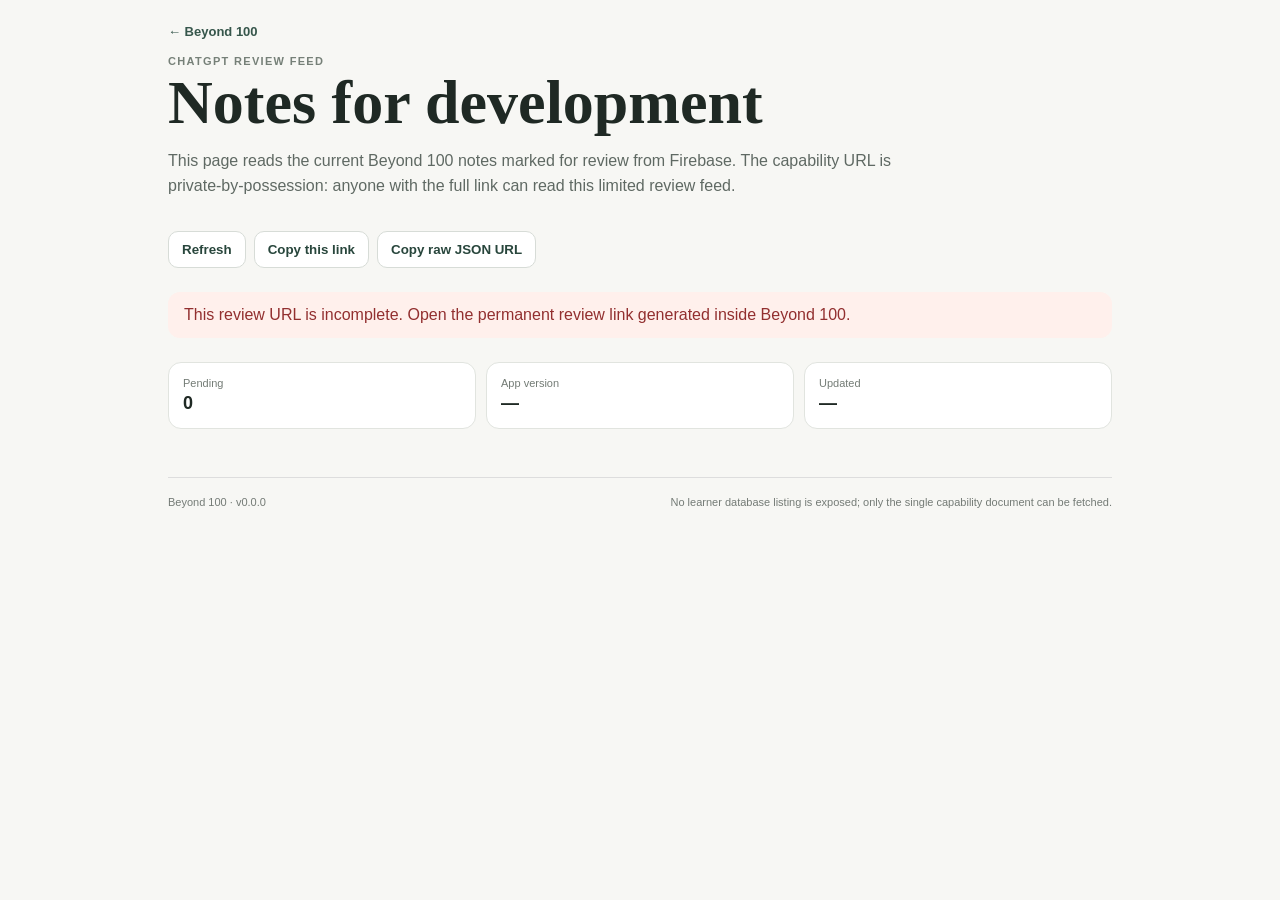
<file: review.html>
<!doctype html>
<html lang="en">
<head>
  <meta charset="utf-8" />
  <meta name="viewport" content="width=device-width,initial-scale=1,viewport-fit=cover" />
  <meta name="robots" content="noindex,nofollow,noarchive" />
  <meta name="referrer" content="no-referrer" />
  <meta name="theme-color" content="#f7f7f4" />
  <title>Beyond 100 · Review Notes</title>
  <link rel="stylesheet" href="review.css" />
</head>
<body>
  <main class="review-shell">
    <header class="review-header">
      <a href="./" class="back-link">← Beyond 100</a>
      <div>
        <p class="eyebrow">CHATGPT REVIEW FEED</p>
        <h1>Notes for development</h1>
        <p class="lede">This page reads the current Beyond 100 notes marked for review from Firebase. The capability URL is private-by-possession: anyone with the full link can read this limited review feed.</p>
      </div>
      <div class="review-actions">
        <button id="refreshFeed" type="button">Refresh</button>
        <button id="copyPageLink" type="button">Copy this link</button>
        <button id="copyRawLink" type="button">Copy raw JSON URL</button>
      </div>
    </header>

    <section class="feed-status" id="feedStatus" aria-live="polite">Loading review feed…</section>

    <section class="feed-summary" id="feedSummary" hidden>
      <div><span>Pending</span><strong id="pendingCount">0</strong></div>
      <div><span>App version</span><strong id="appVersion">—</strong></div>
      <div><span>Updated</span><strong id="updatedAt">—</strong></div>
    </section>

    <section class="review-list" id="reviewList"></section>

    <details class="technical" id="technicalDetails" hidden>
      <summary>Technical details</summary>
      <p>The raw Firestore document is useful when an automated reader does not execute this page's JavaScript.</p>
      <label>Raw JSON URL<input id="rawJsonUrl" readonly /></label>
      <label>Feed ID<input id="feedId" readonly /></label>
    </details>

    <footer>
      <span>Beyond 100 review feed</span>
      <span>No learner database listing is exposed; only the single capability document can be fetched.</span>
    </footer>
  </main>

  <script src="cloud-config.js"></script>
  <script type="module" src="review.js"></script>
</body>
</html>
</file>
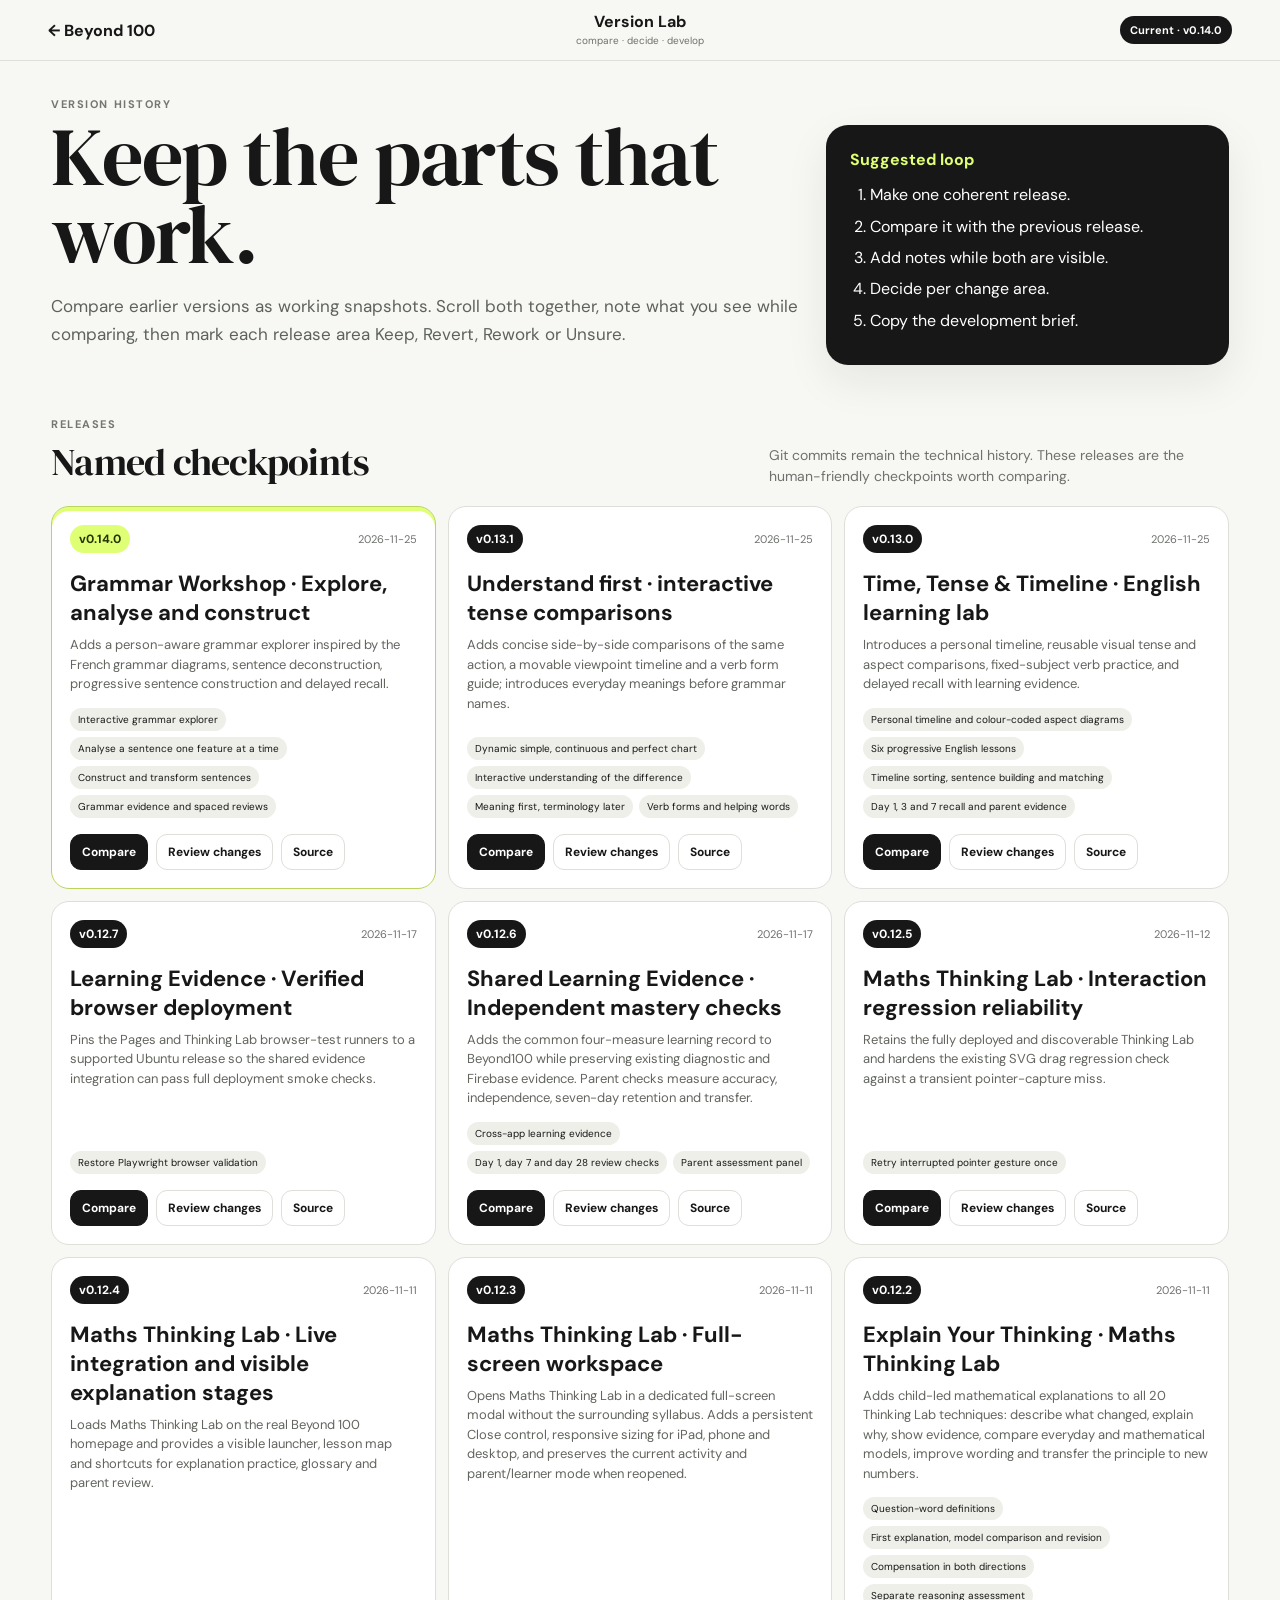
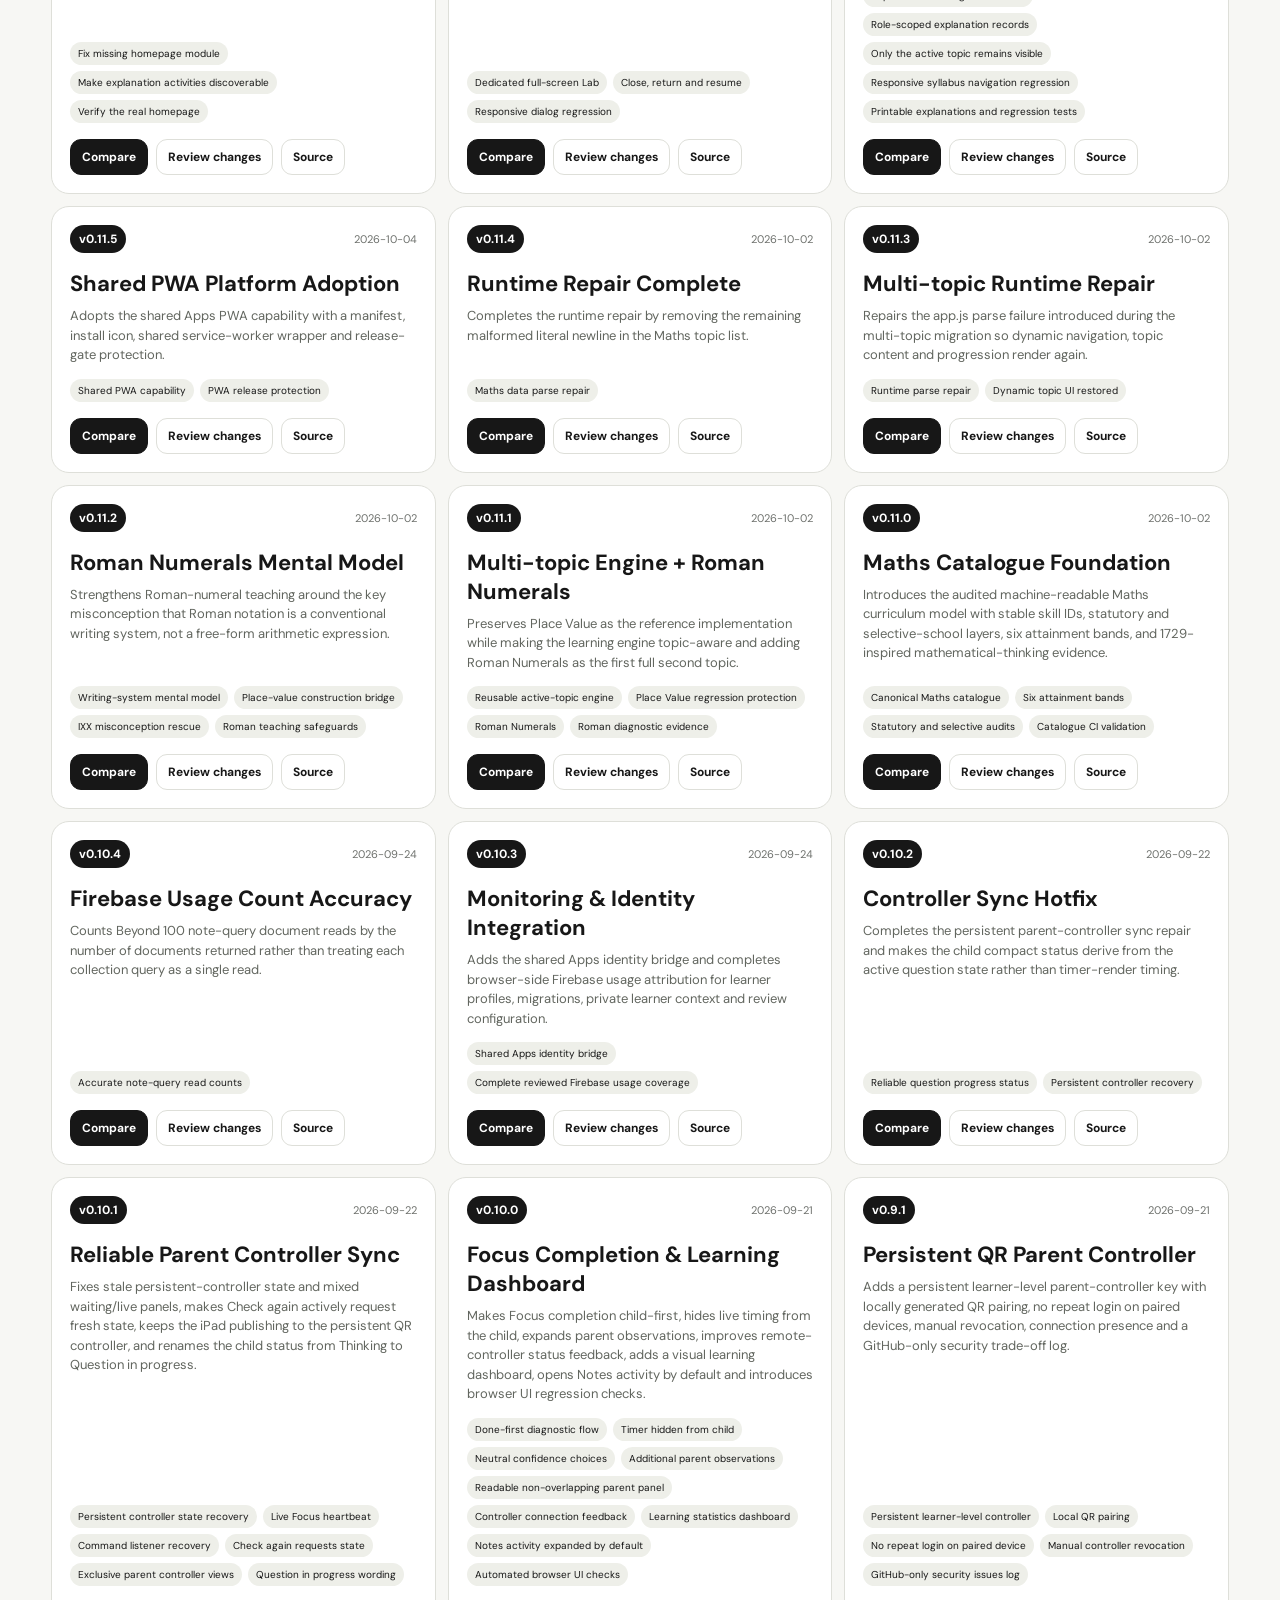
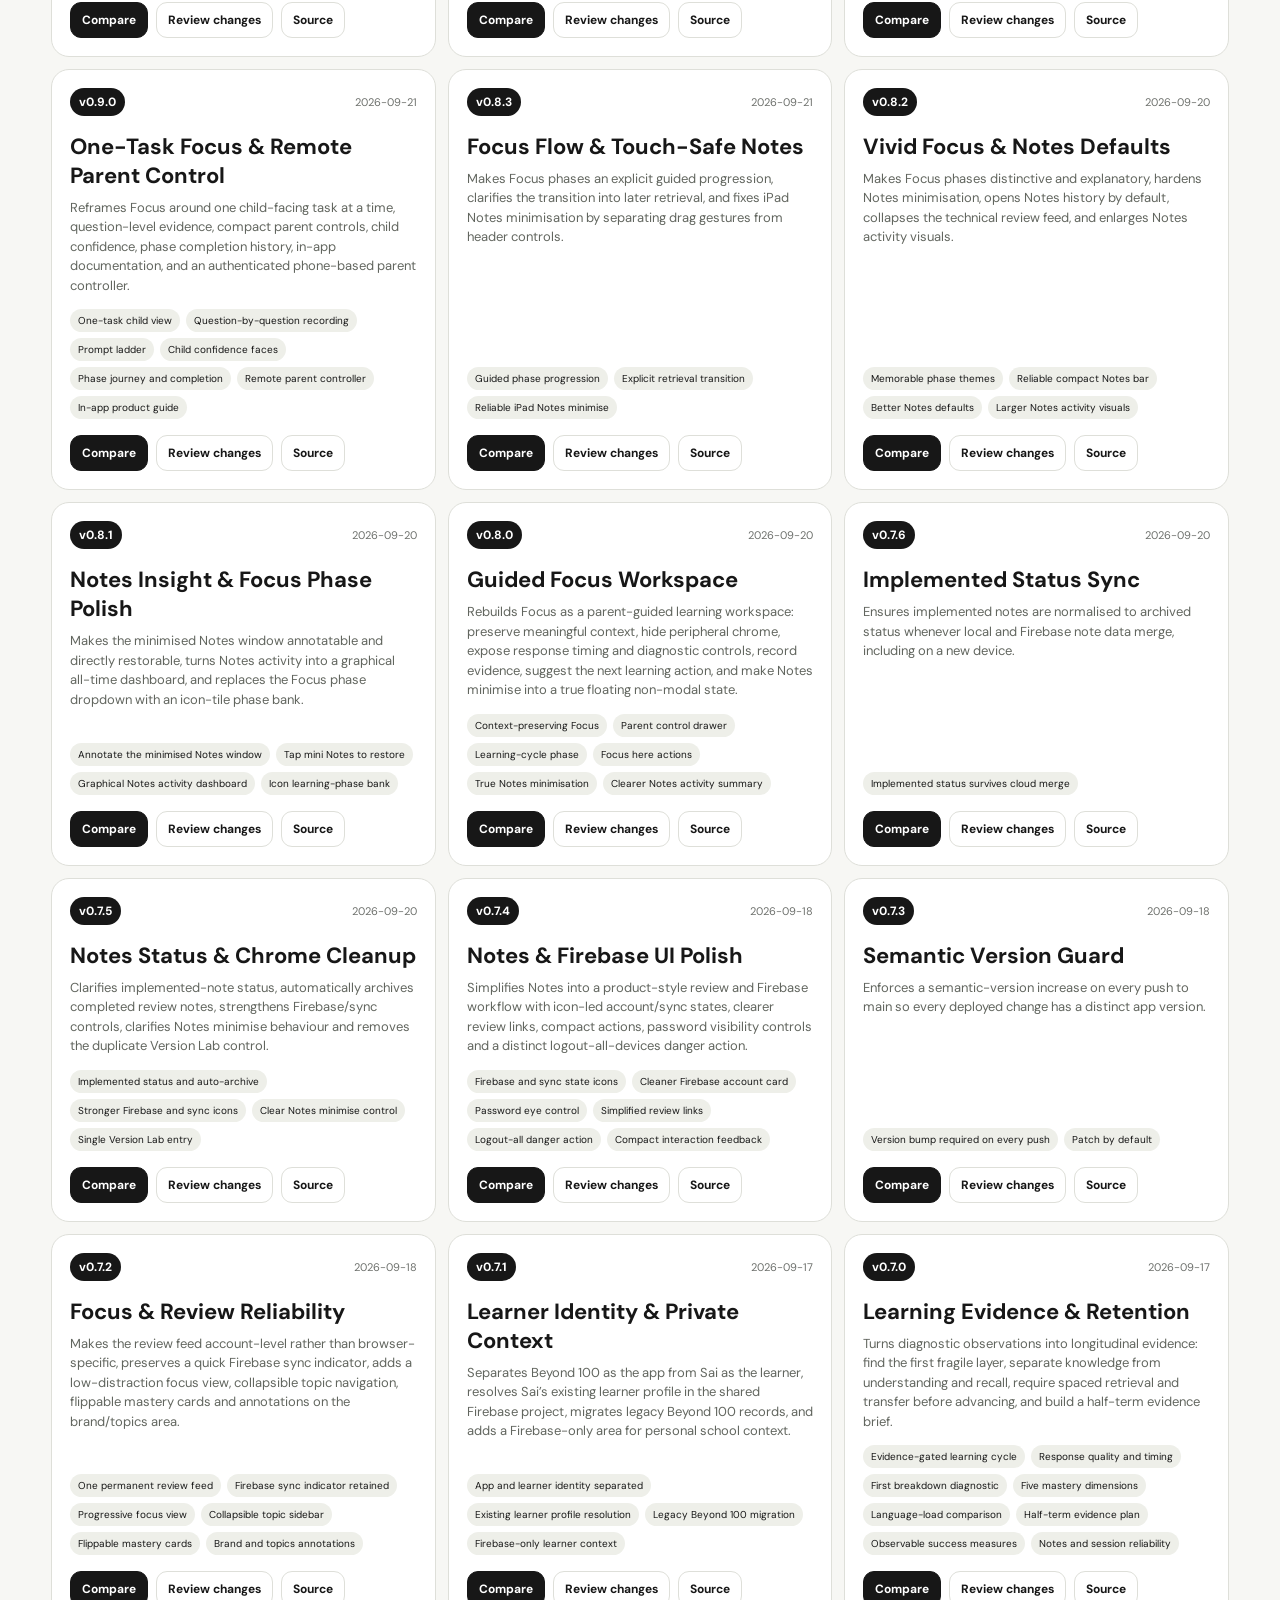
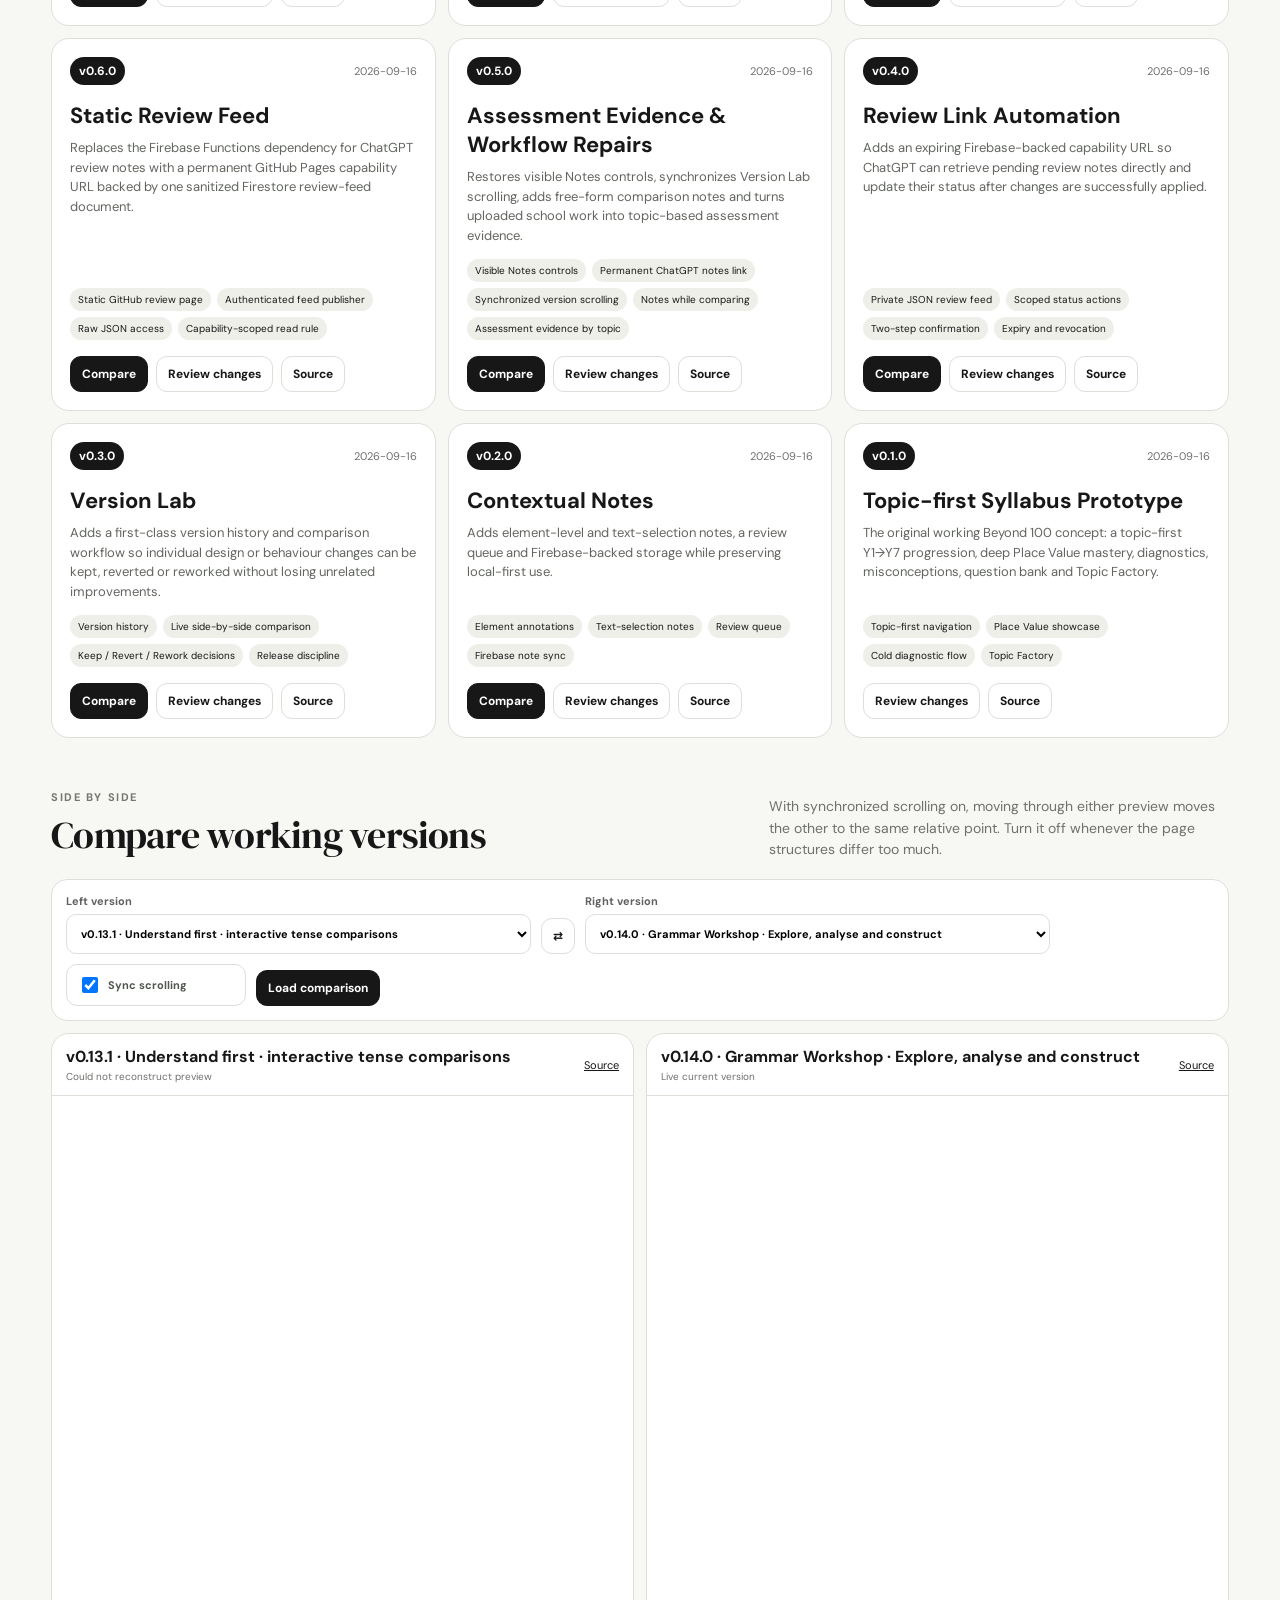
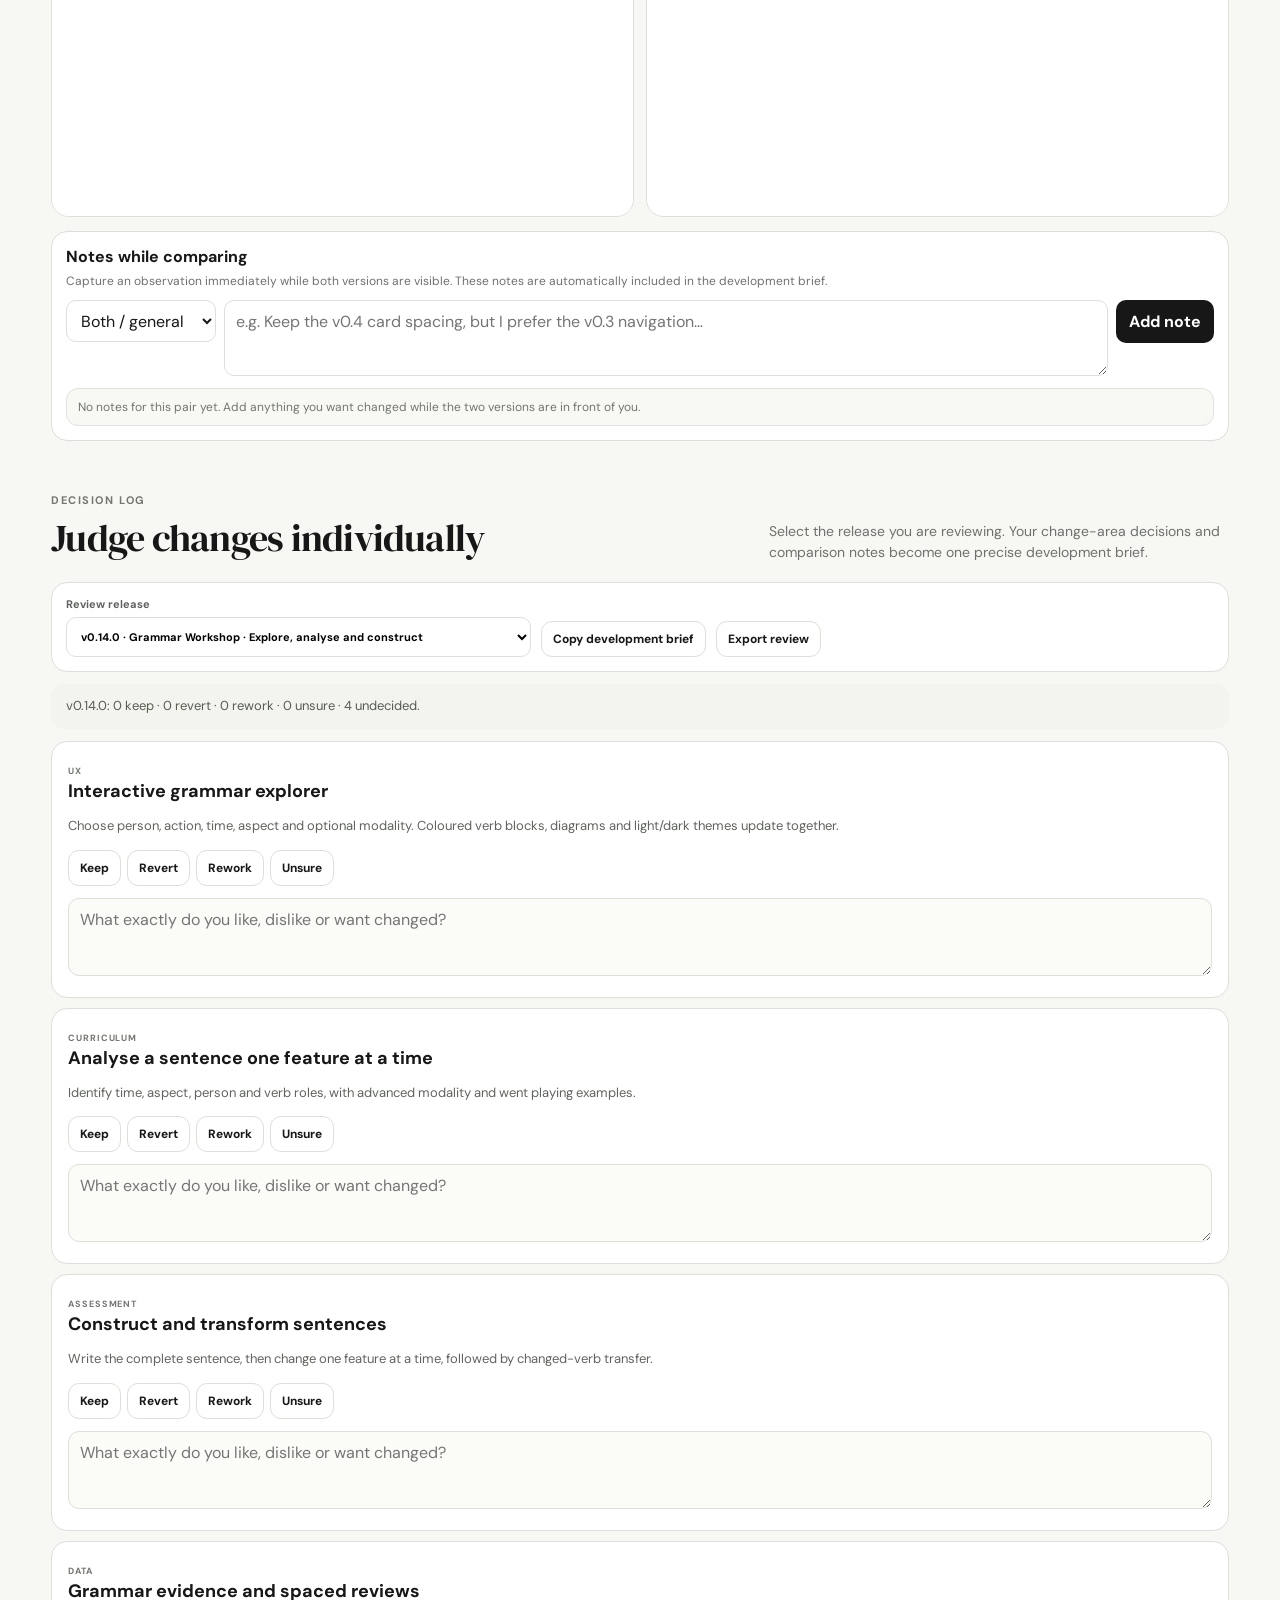
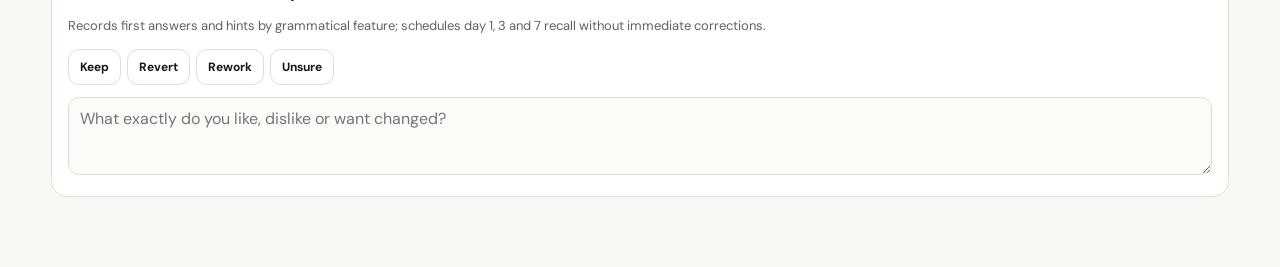
<file: versions.html>
<!doctype html>
<html lang="en">
<head>
  <meta charset="utf-8"><meta name="viewport" content="width=device-width,initial-scale=1,viewport-fit=cover"><meta name="theme-color" content="#f7f7f4">
  <title>Beyond 100 · Version Lab</title>
  <link rel="preconnect" href="https://fonts.googleapis.com"><link rel="preconnect" href="https://fonts.gstatic.com" crossorigin><link href="https://fonts.googleapis.com/css2?family=DM+Sans:wght@400;500;600;700&family=DM+Serif+Display&display=swap" rel="stylesheet"><link rel="stylesheet" href="versions.css"><link rel="stylesheet" href="versions-v05.css">
</head>
<body>
  <header class="lab-topbar"><a class="back" href="./">← Beyond 100</a><div class="lab-brand"><strong>Version Lab</strong><span>compare · decide · develop</span></div><span class="current-pill" id="currentPill"></span></header>
  <main class="lab-main">
    <section class="lab-hero"><div><p class="eyebrow">VERSION HISTORY</p><h1>Keep the parts that work.</h1><p>Compare earlier versions as working snapshots. Scroll both together, note what you see while comparing, then mark each release area Keep, Revert, Rework or Unsure.</p></div><div class="workflow-card"><strong>Suggested loop</strong><ol><li>Make one coherent release.</li><li>Compare it with the previous release.</li><li>Add notes while both are visible.</li><li>Decide per change area.</li><li>Copy the development brief.</li></ol></div></section>

    <section class="release-section"><div class="section-title"><div><p class="eyebrow">RELEASES</p><h2>Named checkpoints</h2></div><p>Git commits remain the technical history. These releases are the human-friendly checkpoints worth comparing.</p></div><div class="release-grid" id="releaseGrid"></div></section>

    <section class="compare-section" id="compare">
      <div class="section-title"><div><p class="eyebrow">SIDE BY SIDE</p><h2>Compare working versions</h2></div><p>With synchronized scrolling on, moving through either preview moves the other to the same relative point. Turn it off whenever the page structures differ too much.</p></div>
      <div class="compare-controls"><label>Left version<select id="leftVersion"></select></label><button id="swapVersions" title="Swap versions">⇄</button><label>Right version<select id="rightVersion"></select></label><label class="sync-scroll-control"><input type="checkbox" id="syncScroll" checked> Sync scrolling</label><button class="primary" id="loadCompare">Load comparison</button></div>
      <div class="preview-grid">
        <article class="preview-panel"><header><div><strong id="leftTitle">Version</strong><span id="leftStatus"></span></div><a id="leftSource" target="_blank" rel="noopener">Source</a></header><iframe id="leftFrame" sandbox="allow-scripts allow-forms allow-modals" title="Left version preview"></iframe></article>
        <article class="preview-panel"><header><div><strong id="rightTitle">Version</strong><span id="rightStatus"></span></div><a id="rightSource" target="_blank" rel="noopener">Source</a></header><iframe id="rightFrame" sandbox="allow-scripts allow-forms allow-modals" title="Right version preview"></iframe></article>
      </div>
      <section class="comparison-note-box"><h3>Notes while comparing</h3><p>Capture an observation immediately while both versions are visible. These notes are automatically included in the development brief.</p><div class="comparison-note-form"><select id="comparisonNoteFocus" aria-label="Which version does this note refer to?"></select><textarea id="comparisonNoteText" placeholder="e.g. Keep the v0.4 card spacing, but I prefer the v0.3 navigation…"></textarea><button type="button" id="addComparisonNote">Add note</button></div><div class="comparison-note-list" id="comparisonNoteList"></div></section>
    </section>

    <section class="decision-section"><div class="section-title"><div><p class="eyebrow">DECISION LOG</p><h2>Judge changes individually</h2></div><p>Select the release you are reviewing. Your change-area decisions and comparison notes become one precise development brief.</p></div><div class="decision-toolbar"><label>Review release<select id="decisionVersion"></select></label><button id="copyBrief">Copy development brief</button><button id="exportDecisions">Export review</button></div><div id="decisionSummary" class="decision-summary"></div><div id="decisionList" class="decision-list"></div></section>
  </main>
  <script src="versions-data.js"></script><script src="versions-v05.js"></script>
</body>
</html>
</file>
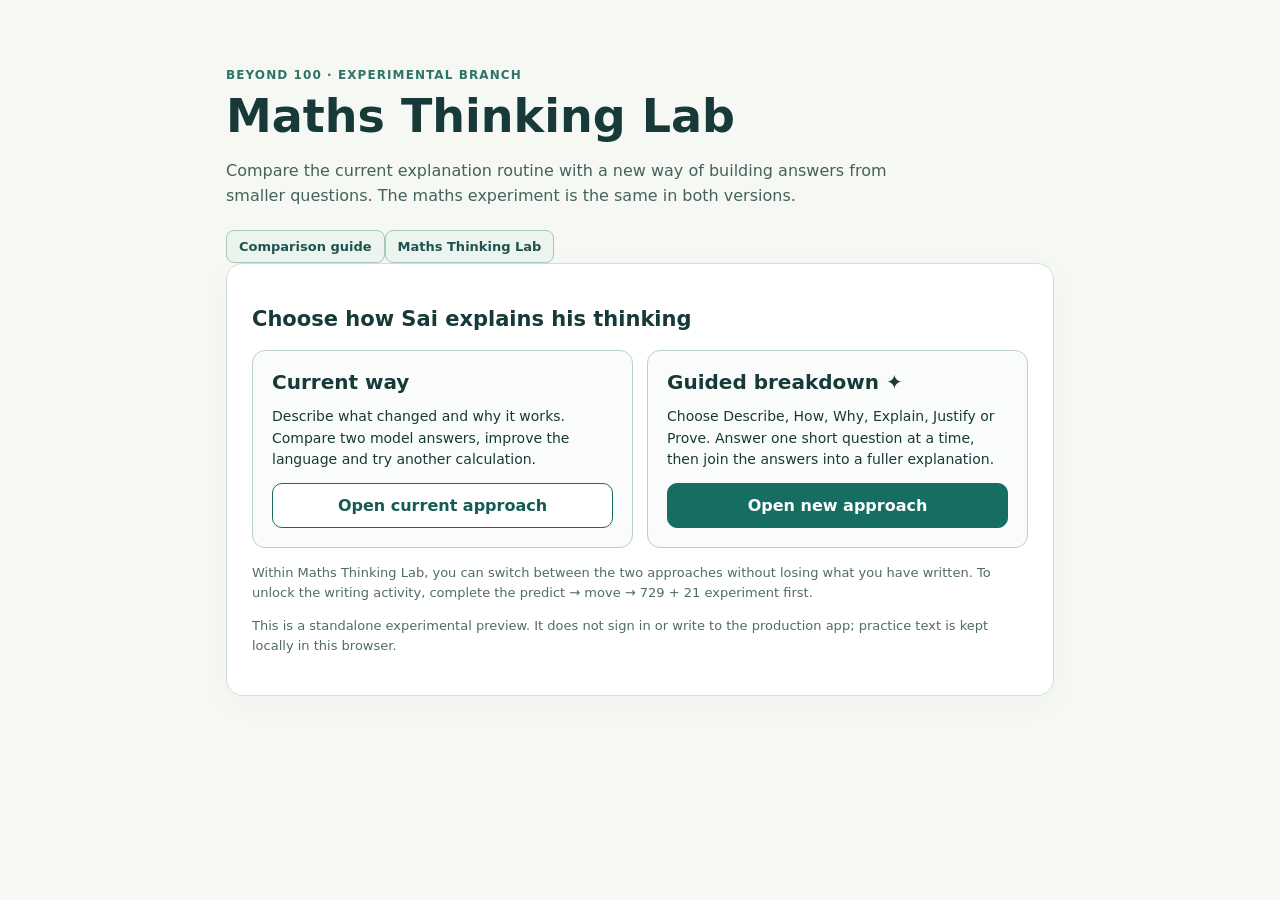
<file: thinking-lab/preview.html>
<!doctype html>
<html lang="en">
<head>
 <meta charset="utf-8">
 <meta name="viewport" content="width=device-width,initial-scale=1">
 <meta name="color-scheme" content="light">
 <title>Maths Thinking Lab · Experimental Comparison</title>
 <style>
 :root{font-family:system-ui,-apple-system,'Segoe UI',sans-serif;color:#173a38;background:#f6f8f4}
 *{box-sizing:border-box}
 body{margin:0}
 main{max-width:920px;margin:auto;padding:clamp(16px,5vw,46px)}
 header{margin:22px 0}
 .eyebrow{text-transform:uppercase;letter-spacing:.09em;font-size:12px;font-weight:800;color:#317366}
 h1{font-size:clamp(29px,5vw,46px);line-height:1.15;margin:8px 0 14px}
 h2{font-size:21px}
 p{font-size:16px;line-height:1.55}
 .intro{max-width:700px;color:#45615c}
 .card{background:#fff;border:1px solid #d0e0d7;border-radius:17px;padding:clamp(17px,3vw,25px);box-shadow:0 8px 30px #163f2108}
 .options{display:grid;grid-template-columns:repeat(2,minmax(0,1fr));gap:14px;margin:19px 0 15px}
 .option{padding:19px;border:1px solid #bcd1c7;border-radius:13px;background:#f9fcfa;display:flex;flex-direction:column;gap:12px}
 .option h3{font-size:20px;margin:0}
 .option p{font-size:14px;margin:0;flex:1}
 .option a,button{display:inline-block;text-align:center;font:inherit;text-decoration:none;font-weight:750;padding:12px 16px;border-radius:10px;background:#166d61;color:#fff;border:1px solid #166d61;cursor:pointer}
 .option:first-child a{background:white;color:#145b55}
 .muted{color:#526b65;font-size:13px}
 .section-nav button{border-radius:8px;background:#ebf4ef;color:#20534d;border:1px solid #a8c8b8;font-size:13px;padding:8px 12px}
 .content-section:not(.active){display:none!important}
 @media(max-width:630px){.options{grid-template-columns:1fr}}
 </style>
</head>
<body>
 <main id="main">
  <header>
   <div class="eyebrow">Beyond 100 · Experimental branch</div>
   <h1>Maths Thinking Lab</h1>
   <p class="intro">Compare the current explanation routine with a new way of building answers from smaller questions. The maths experiment is the same in both versions.</p>
  </header>
  <nav class="section-nav" aria-label="Lab activity navigation"><button type="button" data-section="assessments" class="active">Comparison guide</button></nav>
  <section class="content-section active card" id="assessments">
   <h2>Choose how Sai explains his thinking</h2>
   <div class="options">
    <article class="option">
     <h3>Current way</h3>
     <p>Describe what changed and why it works. Compare two model answers, improve the language and try another calculation.</p>
     <a href="?lab=1&amp;technique=balance-add&amp;explain=existing">Open current approach</a>
    </article>
    <article class="option">
     <h3>Guided breakdown <span aria-hidden="true">✦</span></h3>
     <p>Choose Describe, How, Why, Explain, Justify or Prove. Answer one short question at a time, then join the answers into a fuller explanation.</p>
     <a href="?lab=1&amp;technique=balance-add&amp;explain=guided">Open new approach</a>
    </article>
   </div>
   <p class="muted">Within Maths Thinking Lab, you can switch between the two approaches without losing what you have written. To unlock the writing activity, complete the predict → move → 729 + 21 experiment first.</p>
   <p class="muted">This is a standalone experimental preview. It does not sign in or write to the production app; practice text is kept locally in this browser.</p>
  </section>
 </main>
 <script>window.__labEvents=[];window.BEYOND100_EVIDENCE={recordFocusResponse(e){window.__labEvents.push(e)}}</script>
 <script type="module" src="./main.mjs"></script>
</body>
</html>
</file>
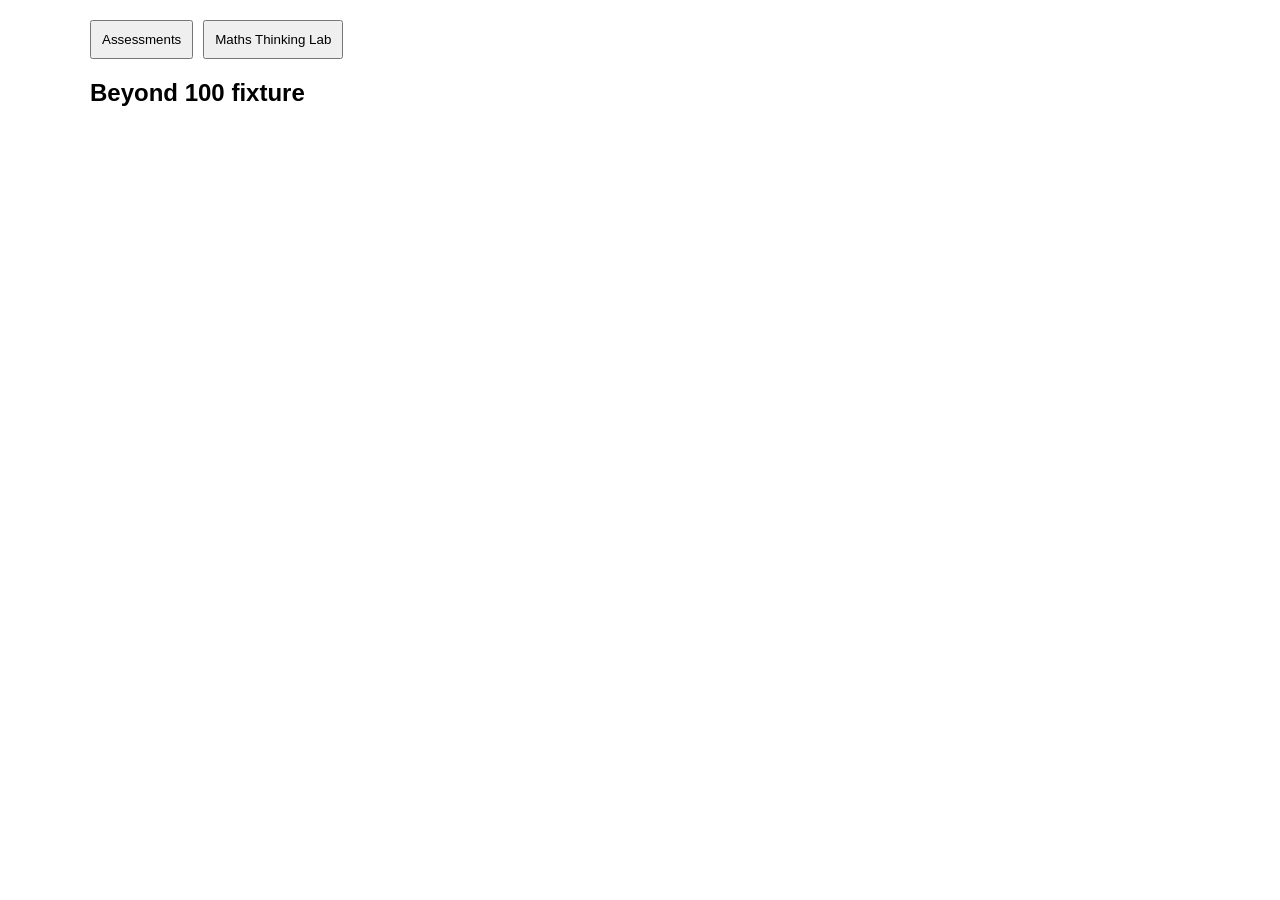
<file: thinking-lab/tests/fixture.html>
<!doctype html><html lang="en"><head><meta charset="utf-8"><meta name="viewport" content="width=device-width,initial-scale=1"><style>body{font-family:Arial,sans-serif;margin:0;padding:20px}main{max-width:1100px;margin:auto}.section-nav{display:flex;flex-wrap:wrap;gap:10px}.section-nav button{padding:10px}.content-section:not(.active){display:none!important}</style></head><body><main id="main"><nav class="section-nav"><button type="button" data-section="assessments">Assessments</button></nav><section class="content-section active" id="assessments"><h1>Beyond 100 fixture</h1></section></main><script>window.__labEvents=[];window.BEYOND100_EVIDENCE={recordFocusResponse(e){window.__labEvents.push(e);}};</script><script type="module" src="../main.mjs"></script></body></html>
</file>
<file: review.css>
*{box-sizing:border-box}html{background:#f7f7f4;color:#1f2924;font-family:ui-sans-serif,-apple-system,BlinkMacSystemFont,"Segoe UI",sans-serif}body{margin:0}.review-shell{max-width:980px;margin:0 auto;padding:24px 18px 50px}.review-header{display:grid;gap:16px}.back-link{color:#36564b;text-decoration:none;font-weight:700;font-size:13px}.eyebrow{font-size:11px;letter-spacing:.12em;font-weight:800;color:#768078;margin:0 0 6px}.review-header h1{font-family:Georgia,serif;font-size:clamp(34px,8vw,62px);line-height:.95;margin:0}.lede{max-width:760px;color:#5f6963;line-height:1.6}.review-actions{display:flex;gap:8px;flex-wrap:wrap}.review-actions button{border:1px solid #d7dcd7;background:white;border-radius:10px;padding:10px 13px;font-weight:700;color:#28463c}.feed-status{margin:24px 0;padding:14px 16px;border-radius:12px;background:#eef2ed;color:#536057}.feed-status.error{background:#fff0ec;color:#922f2f}.feed-status.good{background:#edf6ef;color:#245746}.feed-summary{display:grid;grid-template-columns:repeat(3,1fr);gap:10px;margin:18px 0}.feed-summary div{background:white;border:1px solid #e1e4df;border-radius:13px;padding:14px}.feed-summary span{display:block;font-size:11px;color:#737b75}.feed-summary strong{display:block;margin-top:4px;font-size:18px}.review-list{display:grid;gap:12px}.review-note{background:white;border:1px solid #e0e4df;border-radius:15px;padding:16px}.review-note header{display:flex;justify-content:space-between;gap:10px;align-items:flex-start}.review-note h2{font-size:17px;margin:0}.badge{font-size:10px;font-weight:800;text-transform:uppercase;letter-spacing:.07em;border-radius:999px;padding:5px 8px;background:#eef2ed;color:#536057}.quote{margin:12px 0;padding:10px 12px;border-left:3px solid #9cae9f;background:#f7f9f6;color:#56615a;font-size:13px;line-height:1.5}.note-text{font-size:15px;line-height:1.6;white-space:pre-wrap}.context{font-size:12px;color:#717a73;line-height:1.5}.meta{display:flex;gap:8px;flex-wrap:wrap;margin-top:12px}.meta span{font-size:10px;background:#f1f3f0;border-radius:999px;padding:5px 8px;color:#5d665f}.technical{margin-top:22px;border:1px solid #dfe3de;border-radius:12px;padding:10px 14px;background:white}.technical summary{font-weight:800;cursor:pointer}.technical label{display:grid;gap:5px;font-size:12px;margin-top:12px}.technical input{width:100%;padding:9px;border:1px solid #ddd;border-radius:8px;font-family:ui-monospace,SFMono-Regular,Menlo,monospace;font-size:10px}footer{display:flex;justify-content:space-between;gap:20px;margin-top:30px;padding-top:18px;border-top:1px solid #ddd;font-size:11px;color:#747b76}@media(max-width:640px){.review-shell{padding:18px 12px 36px}.feed-summary{grid-template-columns:1fr}.review-note header{display:grid}footer{display:grid}}
</file>
<file: versions.css>
:root{--bg:#f7f7f4;--paper:#fff;--ink:#171717;--muted:#6e716d;--line:#dedfd9;--soft:#eeefe9;--accent:#dfff74;--shadow:0 16px 44px rgba(28,31,25,.08);--radius:22px}*{box-sizing:border-box}body{margin:0;font-family:"DM Sans",system-ui,sans-serif;background:var(--bg);color:var(--ink)}button,select,textarea{font:inherit}.lab-topbar{position:sticky;top:0;z-index:10;display:grid;grid-template-columns:1fr auto 1fr;align-items:center;gap:18px;padding:14px clamp(18px,4vw,48px);background:rgba(247,247,244,.94);backdrop-filter:blur(16px);border-bottom:1px solid var(--line)}.back{color:inherit;text-decoration:none;font-weight:700}.lab-brand{display:flex;flex-direction:column;align-items:center;line-height:1.05}.lab-brand strong{font-size:16px}.lab-brand span{font-size:10px;color:var(--muted);margin-top:5px}.current-pill{justify-self:end;padding:7px 10px;border-radius:999px;background:var(--ink);color:#fff;font-size:11px;font-weight:700}.lab-main{max-width:1500px;margin:auto;padding:36px clamp(18px,4vw,54px) 70px}.eyebrow{margin:0;font-size:11px;letter-spacing:.14em;font-weight:700;color:#73776f}.lab-hero{display:grid;grid-template-columns:minmax(0,1.3fr) minmax(300px,.7fr);gap:28px;align-items:end}.lab-hero h1,.section-title h2{font-family:"DM Serif Display",serif;font-weight:400;letter-spacing:-.02em}.lab-hero h1{font-size:clamp(48px,7vw,82px);line-height:.95;margin:7px 0 18px}.lab-hero>div>p:not(.eyebrow){font-size:17px;line-height:1.65;color:#5e625c;max-width:850px}.workflow-card{background:var(--ink);color:#fff;padding:24px;border-radius:var(--radius);box-shadow:var(--shadow)}.workflow-card strong{color:var(--accent)}.workflow-card ol{padding-left:20px;margin:14px 0 0}.workflow-card li{margin:9px 0;line-height:1.4}.release-section,.compare-section,.decision-section{margin-top:52px}.section-title{display:grid;grid-template-columns:minmax(0,1fr) minmax(280px,460px);align-items:end;gap:28px;margin-bottom:18px}.section-title h2{font-size:38px;margin:5px 0 0}.section-title>p{margin:0;color:var(--muted);line-height:1.55;font-size:14px}.release-grid{display:grid;grid-template-columns:repeat(3,minmax(0,1fr));gap:12px}.release-card{background:var(--paper);border:1px solid var(--line);border-radius:18px;padding:18px;display:flex;flex-direction:column;min-height:240px}.release-card.current{border-color:#bad45d;box-shadow:inset 0 4px 0 var(--accent)}.release-meta{display:flex;justify-content:space-between;gap:12px;align-items:center}.release-version{font-size:12px;font-weight:700;background:var(--ink);color:#fff;border-radius:999px;padding:6px 9px}.release-card.current .release-version{background:var(--accent);color:#253400}.release-date{font-size:11px;color:var(--muted)}.release-card h3{font-size:22px;margin:16px 0 8px}.release-card p{color:#62665f;line-height:1.5;font-size:13px;margin:0 0 14px}.area-tags{display:flex;gap:6px;flex-wrap:wrap;margin-top:auto}.area-tags span{font-size:10px;padding:5px 8px;border-radius:999px;background:var(--soft)}.release-actions{display:flex;gap:8px;margin-top:16px}.release-actions button,.release-actions a,.decision-toolbar button,.compare-controls button,.decision-actions button{border:1px solid var(--line);background:#fff;color:var(--ink);border-radius:11px;padding:9px 11px;text-decoration:none;font-weight:700;font-size:12px;cursor:pointer}.release-actions .primary,.compare-controls .primary{background:var(--ink);color:#fff;border-color:var(--ink)}.compare-controls,.decision-toolbar{display:flex;align-items:end;gap:10px;flex-wrap:wrap;background:var(--paper);border:1px solid var(--line);border-radius:16px;padding:14px;margin-bottom:12px}.compare-controls label,.decision-toolbar label{display:flex;flex-direction:column;gap:6px;font-size:11px;font-weight:700;color:#5e615d;min-width:180px}.compare-controls select,.decision-toolbar select{min-height:40px;border:1px solid var(--line);border-radius:10px;padding:0 10px;background:#fff}.preview-grid{display:grid;grid-template-columns:1fr 1fr;gap:12px}.preview-panel{margin:0;background:var(--paper);border:1px solid var(--line);border-radius:18px;overflow:hidden}.preview-panel header{display:flex;justify-content:space-between;align-items:center;gap:12px;padding:12px 14px;border-bottom:1px solid var(--line)}.preview-panel header div{display:flex;flex-direction:column}.preview-panel header span{font-size:10px;color:var(--muted);margin-top:3px}.preview-panel header a{font-size:11px;color:inherit}.preview-panel iframe{display:block;width:100%;height:720px;border:0;background:#fff}.decision-summary{padding:13px 15px;border-radius:14px;background:#f2f4ed;color:#585d54;margin-bottom:12px;font-size:13px;line-height:1.45}.decision-list{display:flex;flex-direction:column;gap:10px}.decision-card{background:var(--paper);border:1px solid var(--line);border-radius:16px;padding:16px}.decision-card-head{display:flex;justify-content:space-between;gap:16px;align-items:flex-start}.decision-card h3{margin:0 0 5px;font-size:18px}.kind{font-size:9px;font-weight:700;letter-spacing:.1em;text-transform:uppercase;color:#72776f}.decision-card p{font-size:13px;line-height:1.5;color:#60645e;margin:8px 0 14px}.decision-actions{display:flex;flex-wrap:wrap;gap:6px}.decision-actions button[data-choice].active{background:var(--ink);color:#fff;border-color:var(--ink)}.decision-actions button[data-choice="keep"].active{background:#335b20}.decision-actions button[data-choice="revert"].active{background:#8a2c2c}.decision-actions button[data-choice="rework"].active{background:#74520a}.decision-card textarea{width:100%;min-height:78px;margin-top:12px;border:1px solid var(--line);border-radius:11px;padding:10px 11px;resize:vertical;background:#fbfbf8}.saved-mark{font-size:10px;color:#6a6f67}.loading{display:grid;place-items:center;min-height:180px;color:var(--muted);font-size:13px}@media(max-width:950px){.release-grid{grid-template-columns:1fr}.preview-grid{grid-template-columns:1fr}.preview-panel iframe{height:650px}.lab-hero,.section-title{grid-template-columns:1fr}.lab-topbar{grid-template-columns:1fr auto}.lab-brand{display:none}}@media(max-width:600px){.current-pill{display:none}.lab-main{padding-top:24px}.lab-hero h1{font-size:48px}.preview-panel iframe{height:560px}.compare-controls label,.decision-toolbar label{min-width:100%;width:100%}.section-title h2{font-size:32px}}
</file>
<file: versions-v05.css>
.sync-scroll-control{display:inline-flex!important;flex-direction:row!important;align-items:center!important;gap:7px!important;min-height:42px;padding:0 11px;border:1px solid var(--line);border-radius:11px;background:#fff;font-size:11px!important;font-weight:700!important;color:#4f554f!important}.sync-scroll-control input{width:16px;height:16px}.comparison-note-box{margin-top:14px;border:1px solid var(--line);border-radius:16px;background:#fff;padding:14px}.comparison-note-box h3{margin:0 0 5px;font-size:16px}.comparison-note-box>p{margin:0 0 10px;color:var(--muted);font-size:12px;line-height:1.5}.comparison-note-form{display:grid;grid-template-columns:150px minmax(0,1fr) auto;gap:8px;align-items:start}.comparison-note-form select,.comparison-note-form textarea{border:1px solid var(--line);border-radius:10px;background:#fff;color:var(--ink);font:inherit}.comparison-note-form select{min-height:42px;padding:0 10px}.comparison-note-form textarea{min-height:76px;padding:10px 11px;resize:vertical}.comparison-note-form button{border:0;border-radius:10px;background:var(--ink);color:#fff;padding:11px 13px;font-weight:700}.comparison-note-list{display:grid;gap:8px;margin-top:12px}.comparison-note{border:1px solid #e0e2dd;border-radius:12px;background:#f8f9f5;padding:10px 11px}.comparison-note-top{display:flex;justify-content:space-between;gap:12px;align-items:center}.comparison-note-top span{font-size:10px;font-weight:800;text-transform:uppercase;letter-spacing:.08em;color:#677067}.comparison-note p{white-space:pre-wrap;margin:7px 0 0;font-size:13px;line-height:1.45}.comparison-note button{border:0;background:transparent;color:#8b5148;font-size:11px;font-weight:700}.preview-panel iframe{scroll-behavior:auto}.sync-badge{display:inline-flex;align-items:center;gap:5px;font-size:10px;color:#315d50;background:#eaf4ed;border-radius:999px;padding:5px 8px;margin-left:6px}@media(max-width:760px){.comparison-note-form{grid-template-columns:1fr}.sync-scroll-control{width:100%;justify-content:center}}
</file>
